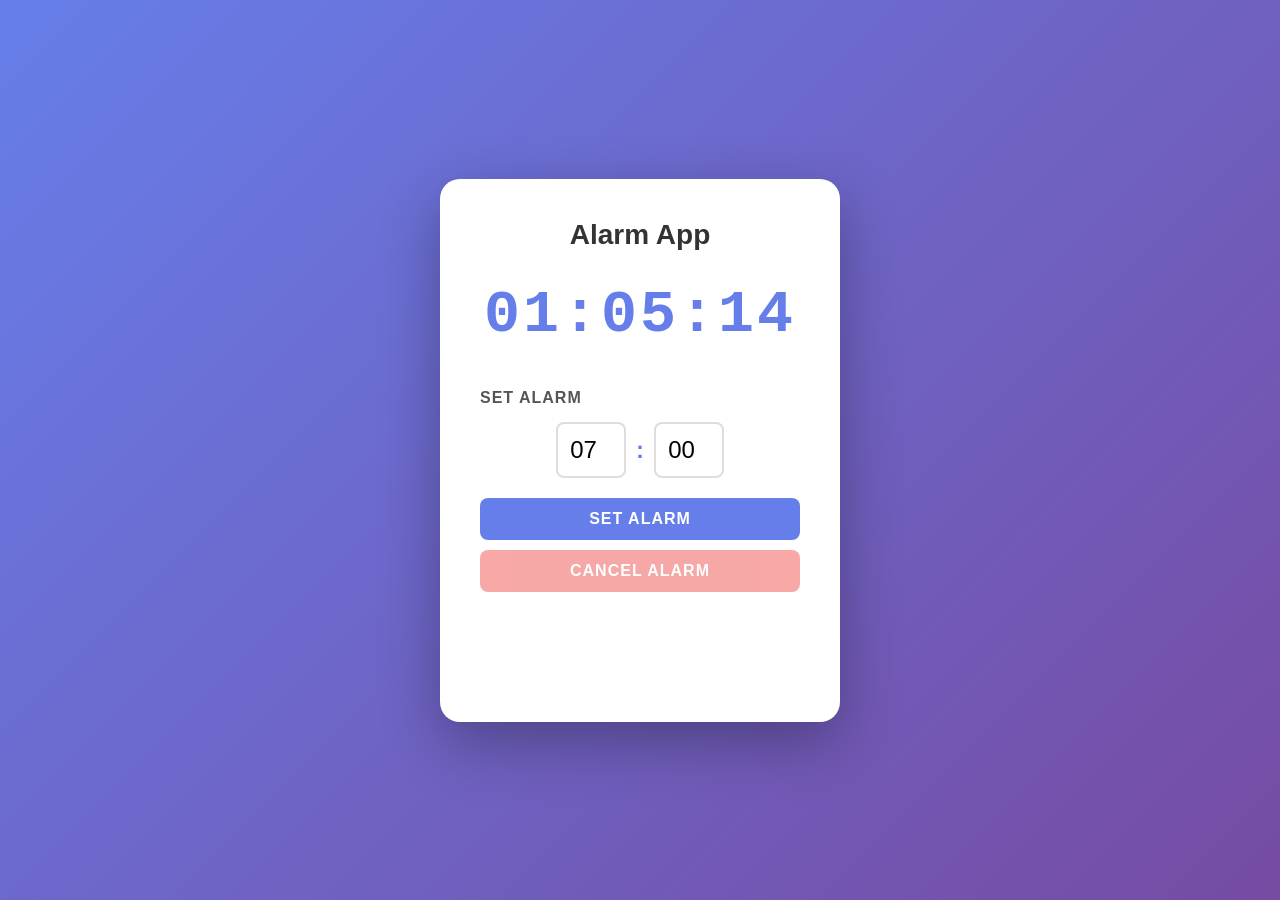
<file: index.html>
<!DOCTYPE html>
<html lang="ja">
<head>
    <meta charset="UTF-8">
    <meta name="viewport" content="width=device-width, initial-scale=1.0">
    <title>Simple Alarm App</title>
    <link rel="stylesheet" href="style.css">
</head>
<body>
    <div class="container">
        <h1>Alarm App</h1>

        <div class="clock">
            <div id="currentTime">00:00:00</div>
        </div>

        <div class="alarm-set">
            <h2>Set Alarm</h2>
            <div class="input-group">
                <input type="number" id="hours" min="0" max="23" value="07" placeholder="Hours">
                <span>:</span>
                <input type="number" id="minutes" min="0" max="59" value="00" placeholder="Minutes">
            </div>

            <button id="setBtn" class="btn btn-set">Set Alarm</button>
            <button id="cancelBtn" class="btn btn-cancel" disabled>Cancel Alarm</button>
        </div>

        <div id="alarmStatus" class="status"></div>
    </div>

    <audio id="alarmSound">
        <source src="[data-uri]" type="audio/wav">
    </audio>

    <script src="script.js"></script>
</body>
</html>
</file>
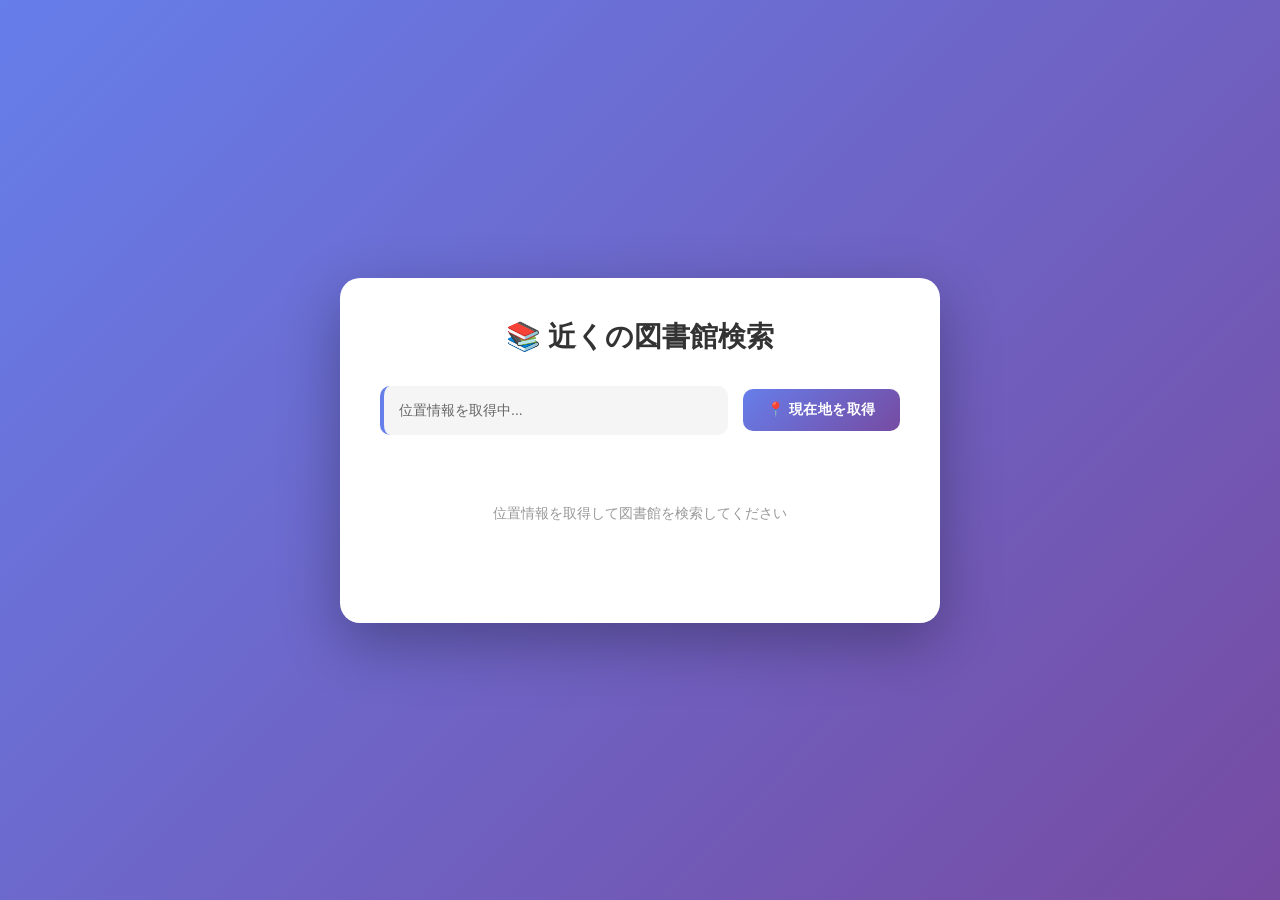
<file: library-search/index.html>
<!DOCTYPE html>
<html lang="ja">
<head>
    <meta charset="UTF-8">
    <meta name="viewport" content="width=device-width, initial-scale=1.0">
    <title>近くの図書館検索</title>
    <link rel="stylesheet" href="style.css">
</head>
<body>
    <div class="container">
        <h1>📚 近くの図書館検索</h1>

        <div class="location-section">
            <div class="location-display">
                <span id="locationText">位置情報を取得中...</span>
            </div>
            <button id="getLocationBtn" class="btn btn-primary">📍 現在地を取得</button>
        </div>

        <div id="librariesContainer" class="libraries-container">
            <p id="noLibraries" class="info-text">位置情報を取得して図書館を検索してください</p>
        </div>

        <p id="errorText" class="error-text"></p>
        <p id="loadingText" class="loading-text" style="display: none;">検索中...</p>
    </div>

    <script src="script.js"></script>
</body>
</html>
</file>
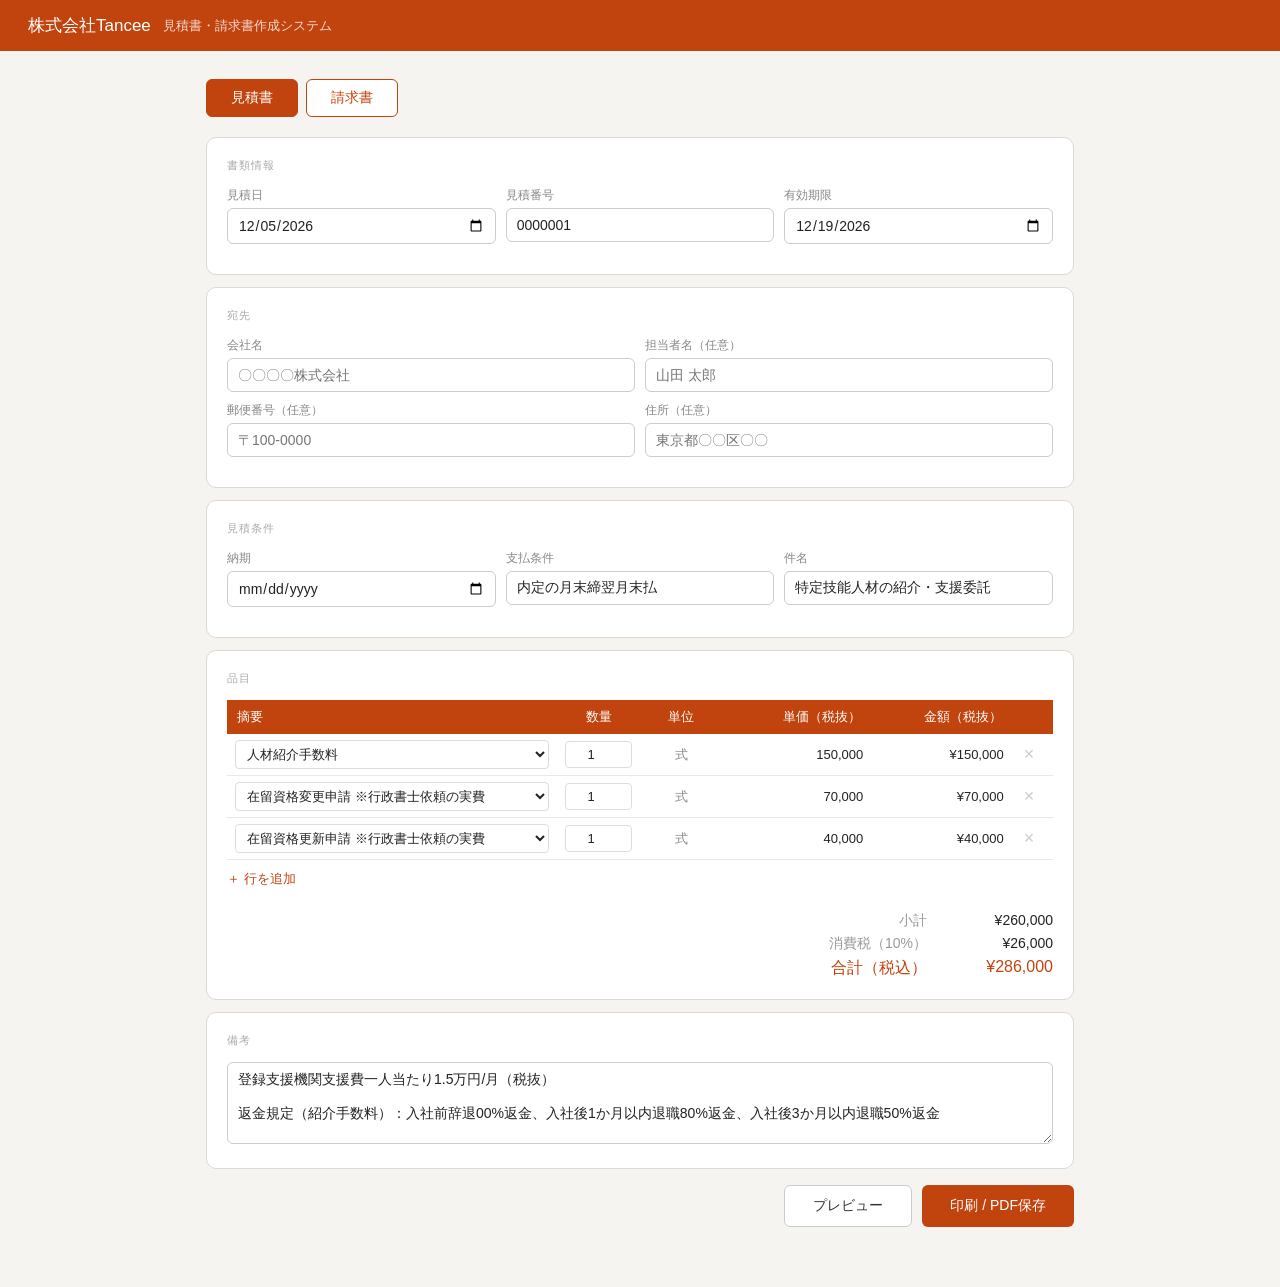
<file: 見積書・請求書作成 _ 株式会社Tancee.html>
<!DOCTYPE html>
<!-- saved from url=(0043)file:///C:/Users/mxmms/Downloads/index.html -->
<html lang="ja"><head><meta http-equiv="Content-Type" content="text/html; charset=UTF-8">

<meta name="viewport" content="width=device-width, initial-scale=1">
<title>見積書・請求書作成 | 株式会社Tancee</title>
<style>
*{box-sizing:border-box;margin:0;padding:0;}
body{font-family:"Hiragino Kaku Gothic ProN","Hiragino Sans",Meiryo,sans-serif;background:#f5f4f0;color:#222;min-height:100vh;}
header{background:#c1440e;color:#fff;padding:14px 28px;display:flex;align-items:center;gap:12px;}
header h1{font-size:17px;font-weight:500;}
header span{font-size:13px;opacity:.8;}
.app{max-width:900px;margin:0 auto;padding:28px 16px 60px;}
.tabs{display:flex;gap:8px;margin-bottom:20px;}
.tab{padding:9px 24px;border:1.5px solid #c1440e;border-radius:6px;font-size:14px;cursor:pointer;background:#fff;color:#c1440e;font-family:inherit;transition:all .15s;}
.tab.active{background:#c1440e;color:#fff;}
.fsec{background:#fff;border:0.5px solid #e0d8d0;border-radius:10px;padding:20px;margin-bottom:12px;}
.slbl{font-size:11px;font-weight:500;color:#aaa;letter-spacing:.08em;text-transform:uppercase;margin-bottom:14px;}
.grow{display:grid;gap:10px;margin-bottom:10px;}
.c2{grid-template-columns:1fr 1fr;}
.c3{grid-template-columns:1fr 1fr 1fr;}
.field label{font-size:12px;color:#888;display:block;margin-bottom:4px;}
.field input,.field select,.field textarea{width:100%;padding:8px 10px;font-size:14px;border:0.5px solid #ccc;border-radius:6px;background:#fff;color:#222;font-family:inherit;outline:none;transition:border .15s;}
.field input:focus,.field select:focus,.field textarea:focus{border-color:#c1440e;}
.field textarea{resize:vertical;min-height:72px;}
.itbl{width:100%;border-collapse:collapse;table-layout:fixed;}
.itbl th{background:#c1440e;color:#fff;font-size:13px;font-weight:500;padding:8px 10px;text-align:left;}
.itbl td{padding:6px 8px;border-bottom:0.5px solid #ece8e4;vertical-align:middle;}
.itbl td input,.itbl td select{width:100%;padding:5px 7px;font-size:13px;border:0.5px solid #ddd;border-radius:4px;background:#fff;color:#222;font-family:inherit;}
.add-r{font-size:13px;color:#c1440e;cursor:pointer;padding:10px 0;display:inline-block;}
.rm{color:#ccc;cursor:pointer;font-size:18px;border:none;background:none;padding:0 4px;line-height:1;}
.rm:hover{color:#c1440e;}
.totals-form{display:flex;flex-direction:column;align-items:flex-end;gap:5px;margin-top:14px;}
.trf{display:flex;gap:16px;font-size:14px;}
.trf .l{color:#999;min-width:130px;text-align:right;}
.trf .v{min-width:110px;text-align:right;font-weight:500;color:#222;}
.trf.grand .l,.trf.grand .v{font-size:16px;color:#c1440e;}
.actions{display:flex;gap:10px;justify-content:flex-end;margin-top:16px;}
.btn-p{background:#c1440e;color:#fff;border:none;border-radius:6px;padding:11px 28px;font-size:14px;cursor:pointer;font-family:inherit;}
.btn-p:hover{background:#a83a0c;}
.btn-s{background:#fff;color:#333;border:0.5px solid #ccc;border-radius:6px;padding:11px 28px;font-size:14px;cursor:pointer;font-family:inherit;}
.btn-s:hover{background:#f5f4f0;}
.notice{border-left:3px solid #c1440e;padding:10px 16px;background:#fef6f3;border-radius:0 6px 6px 0;font-size:13px;color:#666;margin-bottom:12px;}

/* preview */
#preview-area{display:none;background:#fff;border:0.5px solid #e0d8d0;border-radius:10px;padding:32px 40px;margin-top:16px;}
#preview-area.show{display:block;}
.prev-bar{display:flex;justify-content:space-between;align-items:center;margin-bottom:24px;padding-bottom:14px;border-bottom:1px solid #e8e0d8;}
.prev-bar h2{font-size:15px;font-weight:500;}
.prev-bar-btns{display:flex;gap:8px;}

/* document */
.doc{font-family:"Hiragino Kaku Gothic ProN","Hiragino Sans",Meiryo,sans-serif;color:#222;max-width:680px;margin:0 auto;}
.doc-title-bar{background:#c1440e;color:#fff;text-align:center;font-size:20px;font-weight:500;padding:10px;margin-bottom:22px;letter-spacing:.15em;}
.doc-meta{display:flex;justify-content:flex-end;gap:28px;margin-bottom:16px;}
.doc-meta-row{font-size:13px;}
.doc-meta-row span{display:inline-block;min-width:60px;color:#888;margin-right:4px;}
.doc-upper{display:flex;justify-content:space-between;align-items:flex-start;margin-bottom:20px;gap:28px;}
.doc-client{flex:1;}
.doc-client-name{font-size:20px;font-weight:500;margin-bottom:4px;}
.doc-client-sub{font-size:12px;color:#666;line-height:1.9;}
.doc-issuer{flex-shrink:0;min-width:200px;}
.doc-issuer-name{font-size:16px;font-weight:500;margin-bottom:6px;}
.doc-issuer-row{font-size:12px;color:#444;line-height:2;}
.doc-issuer-row span{display:inline-block;min-width:36px;color:#999;}
.doc-lead{font-size:13px;color:#333;margin-bottom:10px;}
.amount-box{border:1px solid #ccc;margin-bottom:18px;}
.amount-box-head{background:#c1440e;color:#fff;font-size:13px;text-align:center;padding:7px;}
.amount-box-body{text-align:right;font-size:28px;font-weight:500;padding:14px 18px;letter-spacing:.03em;}
.cond-tbl{border-collapse:collapse;margin-bottom:20px;}
.cond-tbl td{font-size:13px;padding:5px 12px;border:1px solid #ccc;}
.cond-tbl td:first-child{background:#c1440e;color:#fff;font-weight:500;white-space:nowrap;}
.doc-tbl{width:100%;border-collapse:collapse;margin-bottom:6px;table-layout:fixed;}
.doc-tbl th{background:#c1440e;color:#fff;font-size:12px;font-weight:500;padding:8px;text-align:left;}
.doc-tbl th.c{text-align:center;}
.doc-tbl th.r{text-align:right;}
.doc-tbl td{font-size:12px;padding:8px;border-bottom:1px solid #ece8e4;}
.doc-tbl td.c{text-align:center;}
.doc-tbl td.r{text-align:right;}
.doc-sum-wrap{display:flex;justify-content:flex-end;margin:10px 0 22px;}
.doc-sum{border-collapse:collapse;min-width:220px;}
.doc-sum td{font-size:13px;padding:7px 12px;text-align:right;border:1px solid #e0d8d0;}
.doc-sum td:first-child{background:#c1440e;color:#fff;font-weight:500;text-align:center;width:70px;border-color:#c1440e;}
.doc-sum tr:nth-child(2) td:first-child{background:#d4622a;border-color:#d4622a;}
.notes-head{background:#c1440e;color:#fff;font-size:13px;text-align:center;padding:7px;}
.notes-body{border:1px solid #ccc;border-top:none;min-height:70px;padding:12px 14px;}
.notes-body p{font-size:12px;color:#333;margin:3px 0;line-height:1.8;}

@media(max-width:600px){
  .c2,.c3{grid-template-columns:1fr;}
  header h1{font-size:15px;}
  #preview-area{padding:20px 16px;}
  .doc-upper{flex-direction:column;}
  .doc-issuer{min-width:unset;}
}
</style>
</head>
<body>

<header>
  <h1>株式会社Tancee</h1>
  <span>見積書・請求書作成システム</span>
</header>

<div class="app">
  <div class="tabs">
    <button class="tab active" onclick="sw(&#39;e&#39;)">見積書</button>
    <button class="tab" onclick="sw(&#39;i&#39;)">請求書</button>
  </div>

  <!-- 見積書 -->
  <div id="ev">
    <div class="fsec">
      <div class="slbl">書類情報</div>
      <div class="grow c3">
        <div class="field"><label>見積日</label><input type="date" id="dd"></div>
        <div class="field"><label>見積番号</label><input id="dno" value="0000001"></div>
        <div class="field"><label>有効期限</label><input type="date" id="dexp"></div>
      </div>
    </div>
    <div class="fsec">
      <div class="slbl">宛先</div>
      <div class="grow c2">
        <div class="field"><label>会社名</label><input id="cn" placeholder="〇〇〇〇株式会社"></div>
        <div class="field"><label>担当者名（任意）</label><input id="cc" placeholder="山田 太郎"></div>
      </div>
      <div class="grow c2">
        <div class="field"><label>郵便番号（任意）</label><input id="czip" placeholder="〒100-0000"></div>
        <div class="field"><label>住所（任意）</label><input id="caddr" placeholder="東京都〇〇区〇〇"></div>
      </div>
    </div>
    <div class="fsec">
      <div class="slbl">見積条件</div>
      <div class="grow c3">
        <div class="field"><label>納期</label><input type="date" id="due"></div>
        <div class="field"><label>支払条件</label><input id="pay" value="内定の月末締翌月末払"></div>
        <div class="field"><label>件名</label><input id="subj" value="特定技能人材の紹介・支援委託"></div>
      </div>
    </div>
    <div class="fsec">
      <div class="slbl">品目</div>
      <table class="itbl">
        <thead><tr>
          <th style="width:40%">摘要</th>
          <th style="width:10%;text-align:center">数量</th>
          <th style="width:10%;text-align:center">単位</th>
          <th style="width:18%;text-align:right">単価（税抜）</th>
          <th style="width:17%;text-align:right">金額（税抜）</th>
          <th style="width:5%"></th>
        </tr></thead>
        <tbody id="ib"><tr>
      <td>
        <select onchange="chP(1775895839977.1775,this.value)">
          <option value="0" selected="">人材紹介手数料</option><option value="1">在留資格変更申請 ※行政書士依頼の実費</option><option value="2">在留資格更新申請 ※行政書士依頼の実費</option><option value="3">カスタム入力</option>
        </select>
        
      </td>
      <td><input type="number" min="0" value="1" style="text-align:center" onchange="uQ(1775895839977.1775,this.value)"></td>
      <td style="text-align:center;font-size:13px;color:#888">式</td>
      <td><span style="display:block;text-align:right;font-size:13px">150,000</span></td>
      <td style="text-align:right;font-size:13px">¥150,000</td>
      <td><button class="rm" onclick="removeItem(1775895839977.1775)">×</button></td></tr><tr>
      <td>
        <select onchange="chP(1775895839992.3052,this.value)">
          <option value="0">人材紹介手数料</option><option value="1" selected="">在留資格変更申請 ※行政書士依頼の実費</option><option value="2">在留資格更新申請 ※行政書士依頼の実費</option><option value="3">カスタム入力</option>
        </select>
        
      </td>
      <td><input type="number" min="0" value="1" style="text-align:center" onchange="uQ(1775895839992.3052,this.value)"></td>
      <td style="text-align:center;font-size:13px;color:#888">式</td>
      <td><span style="display:block;text-align:right;font-size:13px">70,000</span></td>
      <td style="text-align:right;font-size:13px">¥70,000</td>
      <td><button class="rm" onclick="removeItem(1775895839992.3052)">×</button></td></tr><tr>
      <td>
        <select onchange="chP(1775895839992.1223,this.value)">
          <option value="0">人材紹介手数料</option><option value="1">在留資格変更申請 ※行政書士依頼の実費</option><option value="2" selected="">在留資格更新申請 ※行政書士依頼の実費</option><option value="3">カスタム入力</option>
        </select>
        
      </td>
      <td><input type="number" min="0" value="1" style="text-align:center" onchange="uQ(1775895839992.1223,this.value)"></td>
      <td style="text-align:center;font-size:13px;color:#888">式</td>
      <td><span style="display:block;text-align:right;font-size:13px">40,000</span></td>
      <td style="text-align:right;font-size:13px">¥40,000</td>
      <td><button class="rm" onclick="removeItem(1775895839992.1223)">×</button></td></tr></tbody>
      </table>
      <span class="add-r" onclick="addItem()">＋ 行を追加</span>
      <div class="totals-form">
        <div class="trf"><span class="l">小計</span><span class="v" id="st">¥260,000</span></div>
        <div class="trf"><span class="l">消費税（10%）</span><span class="v" id="tx">¥26,000</span></div>
        <div class="trf grand"><span class="l">合計（税込）</span><span class="v" id="tt">¥286,000</span></div>
      </div>
    </div>
    <div class="fsec">
      <div class="slbl">備考</div>
      <div class="field"><textarea id="notes" rows="4">登録支援機関支援費一人当たり1.5万円/月（税抜）

返金規定（紹介手数料）：入社前辞退00%返金、入社後1か月以内退職80%返金、入社後3か月以内退職50%返金</textarea></div>
    </div>
    <div class="actions">
      <button class="btn-s" onclick="prev(false)">プレビュー</button>
      <button class="btn-p" onclick="printD(false)">印刷 / PDF保存</button>
    </div>
  </div>

  <!-- 請求書 -->
  <div id="iv" style="display:none">
    <div class="notice">見積書の内容を引き継ぎます。請求日・支払期限を入力してください。</div>
    <div class="fsec">
      <div class="slbl">請求情報</div>
      <div class="grow c3">
        <div class="field"><label>請求日</label><input type="date" id="idate"></div>
        <div class="field"><label>支払期限</label><input type="date" id="idue"></div>
        <div class="field"><label>請求書番号（任意）</label><input id="ino" placeholder="INV-2025-001"></div>
      </div>
    </div>
    <div class="actions">
      <button class="btn-s" onclick="prev(true)">プレビュー</button>
      <button class="btn-p" onclick="printD(true)">印刷 / PDF保存</button>
    </div>
  </div>

  <!-- プレビュー -->
  <div id="preview-area">
    <div class="prev-bar">
      <h2 id="prev-title">プレビュー</h2>
      <div class="prev-bar-btns">
        <button class="btn-s" onclick="closePreview()">閉じる</button>
        <button class="btn-p" id="print-btn">印刷 / PDF保存</button>
      </div>
    </div>
    <div id="prev-content"></div>
  </div>
</div>

<script>
const PRODS=[
  {name:"人材紹介手数料",unit:"式",price:150000},
  {name:"在留資格変更申請 ※行政書士依頼の実費",unit:"式",price:70000},
  {name:"在留資格更新申請 ※行政書士依頼の実費",unit:"式",price:40000},
  {name:"カスタム入力",unit:"式",price:0}
];
const ISS={name:"株式会社Tancee",zip:"〒107-0052",addr:"東京都港区赤坂2丁目21番4号",contact:"西 雅也"};
let items=[];

function init(){
  const t=new Date().toISOString().split("T")[0];
  document.getElementById("dd").value=t;
  document.getElementById("idate").value=t;
  const exp=new Date();exp.setDate(exp.getDate()+14);
  document.getElementById("dexp").value=exp.toISOString().split("T")[0];
  addItem(0,1);addItem(1,1);addItem(2,1);
}

function sw(m){
  document.querySelectorAll(".tab").forEach((t,i)=>t.classList.toggle("active",m==="e"?i===0:i===1));
  document.getElementById("ev").style.display=m==="e"?"":"none";
  document.getElementById("iv").style.display=m==="i"?"":"none";
  closePreview();
}

function addItem(pi,qty){
  const id=Date.now()+Math.random();
  items.push({id,pi:pi!==undefined?pi:PRODS.length-1,qty:qty||1,cname:"",cprice:0});
  render();
}
function removeItem(id){items=items.filter(i=>i.id!==id);render();}

function render(){
  const tb=document.getElementById("ib");tb.innerHTML="";
  items.forEach(item=>{
    const p=PRODS[item.pi];
    const isC=item.pi===PRODS.length-1;
    const price=isC?item.cprice:p.price;
    const amt=price*item.qty;
    const tr=document.createElement("tr");
    tr.innerHTML=`
      <td>
        <select onchange="chP(${item.id},this.value)">
          ${PRODS.map((pr,i)=>`<option value="${i}"${i===item.pi?" selected":""}>${pr.name}</option>`).join("")}
        </select>
        ${isC?`<input type="text" placeholder="品目名" value="${item.cname}" oninput="uCN(${item.id},this.value)" style="margin-top:5px;"/>`:""}
      </td>
      <td><input type="number" min="0" value="${item.qty}" style="text-align:center" onchange="uQ(${item.id},this.value)"/></td>
      <td style="text-align:center;font-size:13px;color:#888">${p.unit}</td>
      <td>${isC?`<input type="number" min="0" value="${item.cprice}" style="text-align:right" oninput="uCP(${item.id},this.value)"/>`:`<span style="display:block;text-align:right;font-size:13px">${p.price.toLocaleString()}</span>`}</td>
      <td style="text-align:right;font-size:13px">${amt>0?("¥"+amt.toLocaleString()):""}</td>
      <td><button class="rm" onclick="removeItem(${item.id})">×</button></td>`;
    tb.appendChild(tr);
  });
  calc();
}

function chP(id,v){items.find(i=>i.id===id).pi=parseInt(v);render();}
function uQ(id,v){items.find(i=>i.id===id).qty=parseFloat(v)||0;render();}
function uCN(id,v){items.find(i=>i.id===id).cname=v;}
function uCP(id,v){items.find(i=>i.id===id).cprice=parseFloat(v)||0;render();}

function calc(){
  let sub=0;
  items.forEach(item=>{const isC=item.pi===PRODS.length-1;sub+=(isC?item.cprice:PRODS[item.pi].price)*item.qty;});
  const tax=Math.round(sub*.1),total=sub+tax;
  document.getElementById("st").textContent="¥"+sub.toLocaleString();
  document.getElementById("tx").textContent="¥"+tax.toLocaleString();
  document.getElementById("tt").textContent="¥"+total.toLocaleString();
  return{sub,tax,total};
}

function getData(){
  const{sub,tax,total}=calc();
  const lines=items.map(item=>{
    const isC=item.pi===PRODS.length-1;
    const p=PRODS[item.pi];
    const name=isC?(item.cname||"（品目名）"):p.name;
    const price=isC?item.cprice:p.price;
    return{name,qty:item.qty,unit:p.unit,price,amt:price*item.qty};
  }).filter(l=>l.amt>0);
  return{
    cn:document.getElementById("cn").value||"（会社名）",
    cc:document.getElementById("cc").value,
    czip:document.getElementById("czip").value,
    caddr:document.getElementById("caddr").value,
    dd:document.getElementById("dd").value,
    dno:document.getElementById("dno").value,
    dexp:document.getElementById("dexp").value,
    due:document.getElementById("due").value,
    pay:document.getElementById("pay").value,
    notes:document.getElementById("notes").value,
    idate:document.getElementById("idate").value,
    idue:document.getElementById("idue").value,
    ino:document.getElementById("ino").value,
    sub,tax,total,lines
  };
}

function fd(s){if(!s)return"";const[y,m,d]=s.split("-");return`${y}/${m}/${d}`;}

function buildDoc(d,isInv){
  const dtype=isInv?"請求書":"見積書";
  const dateLabel=isInv?"請求日":"見積日";
  const noLabel=isInv?"請求番号":"見積番号";
  const dateVal=isInv?d.idate:d.dd;
  const noVal=isInv?d.ino:d.dno;
  const amtLabel=isInv?"ご請求金額（税込）":"お見積り金額（税込）";
  const leadText=isInv?"下記のとおり、ご請求申し上げます。":"下記の通り、お見積り申し上げます。";
  const conds=isInv
    ?[{l:"支払期限",v:fd(d.idue)},{l:"支払条件",v:d.pay}]
    :[{l:"納期",v:fd(d.due)},{l:"支払条件",v:d.pay},{l:"有効期限",v:fd(d.dexp)}];

  const empty=Math.max(0,8-d.lines.length);
  const emptyRows=Array.from({length:empty}).map(()=>`<tr><td style="padding:8px">&nbsp;</td><td></td><td></td><td></td><td></td></tr>`).join("");
  const dataRows=d.lines.map(l=>`<tr>
    <td>${l.name}</td>
    <td class="c">${l.qty}</td>
    <td class="c">${l.unit}</td>
    <td class="r">¥${l.price.toLocaleString()}</td>
    <td class="r">¥${l.amt.toLocaleString()}</td>
  </tr>`).join("");
  const notesHTML=d.notes.split("\n").map(l=>`<p>${l||"&nbsp;"}</p>`).join("");

  return`<div class="doc">
    <div class="doc-title-bar">${dtype}</div>
    <div class="doc-meta">
      <div class="doc-meta-row"><span>${dateLabel}</span>${fd(dateVal)}</div>
      <div class="doc-meta-row"><span>${noLabel}</span>${noVal}</div>
    </div>
    <div class="doc-upper">
      <div class="doc-client">
        <div class="doc-client-name">${d.cn} 御中</div>
        <div class="doc-client-sub">${d.czip?d.czip+"<br>":""}${d.caddr||""}</div>
        <br>
        <div class="doc-lead">${leadText}</div>
        <div class="amount-box">
          <div class="amount-box-head">${amtLabel}</div>
          <div class="amount-box-body">¥${d.total.toLocaleString()}</div>
        </div>
        <table class="cond-tbl">
          ${conds.map(r=>`<tr><td>${r.l}</td><td style="min-width:180px">${r.v}</td></tr>`).join("")}
        </table>
      </div>
      <div class="doc-issuer">
        <div class="doc-issuer-name">${ISS.name}</div>
        <div class="doc-issuer-row">${ISS.zip}</div>
        <div class="doc-issuer-row"><span>住所：</span>${ISS.addr}</div>
        <div class="doc-issuer-row" style="margin-top:4px"><span>担当：</span>${ISS.contact}</div>
      </div>
    </div>
    <table class="doc-tbl">
      <thead><tr>
        <th style="width:45%">内容</th>
        <th class="c" style="width:9%">数量</th>
        <th class="c" style="width:9%">単位</th>
        <th class="r" style="width:18%">単価（税抜）</th>
        <th class="r" style="width:19%">金額（税抜）</th>
      </tr></thead>
      <tbody>${dataRows}${emptyRows}</tbody>
    </table>
    <div class="doc-sum-wrap">
      <table class="doc-sum">
        <tr><td>小計</td><td>¥${d.sub.toLocaleString()}</td></tr>
        <tr><td>消費税</td><td>¥${d.tax.toLocaleString()}</td></tr>
        <tr><td>合計</td><td style="font-weight:500">¥${d.total.toLocaleString()}</td></tr>
      </table>
    </div>
    <div class="notes-head">備考</div>
    <div class="notes-body">${notesHTML}</div>
  </div>`;
}

const PRINT_CSS=`
body{margin:0;padding:15mm;font-family:"Hiragino Kaku Gothic ProN","Hiragino Sans",Meiryo,sans-serif;}
@page{size:A4;margin:0;}
.doc{font-family:"Hiragino Kaku Gothic ProN","Hiragino Sans",Meiryo,sans-serif;color:#222;max-width:680px;margin:0 auto;}
.doc-title-bar{background:#c1440e;color:#fff;text-align:center;font-size:20px;font-weight:500;padding:10px;margin-bottom:22px;letter-spacing:.15em;-webkit-print-color-adjust:exact;print-color-adjust:exact;}
.doc-meta{display:flex;justify-content:flex-end;gap:28px;margin-bottom:16px;}
.doc-meta-row{font-size:13px;}
.doc-meta-row span{display:inline-block;min-width:60px;color:#888;margin-right:4px;}
.doc-upper{display:flex;justify-content:space-between;align-items:flex-start;margin-bottom:20px;gap:28px;}
.doc-client{flex:1;}
.doc-client-name{font-size:20px;font-weight:500;margin-bottom:4px;}
.doc-client-sub{font-size:12px;color:#666;line-height:1.9;}
.doc-issuer{flex-shrink:0;min-width:200px;}
.doc-issuer-name{font-size:16px;font-weight:500;margin-bottom:6px;}
.doc-issuer-row{font-size:12px;color:#444;line-height:2;}
.doc-issuer-row span{display:inline-block;min-width:36px;color:#999;}
.doc-lead{font-size:13px;color:#333;margin-bottom:10px;}
.amount-box{border:1px solid #ccc;margin-bottom:18px;}
.amount-box-head{background:#c1440e;color:#fff;font-size:13px;text-align:center;padding:7px;-webkit-print-color-adjust:exact;print-color-adjust:exact;}
.amount-box-body{text-align:right;font-size:28px;font-weight:500;padding:14px 18px;}
.cond-tbl{border-collapse:collapse;margin-bottom:20px;}
.cond-tbl td{font-size:13px;padding:5px 12px;border:1px solid #ccc;}
.cond-tbl td:first-child{background:#c1440e;color:#fff;font-weight:500;white-space:nowrap;-webkit-print-color-adjust:exact;print-color-adjust:exact;}
.doc-tbl{width:100%;border-collapse:collapse;margin-bottom:6px;table-layout:fixed;}
.doc-tbl th{background:#c1440e;color:#fff;font-size:12px;font-weight:500;padding:8px;text-align:left;-webkit-print-color-adjust:exact;print-color-adjust:exact;}
.doc-tbl th.c{text-align:center;}.doc-tbl th.r{text-align:right;}
.doc-tbl td{font-size:12px;padding:8px;border-bottom:1px solid #ece8e4;}
.doc-tbl td.c{text-align:center;}.doc-tbl td.r{text-align:right;}
.doc-sum-wrap{display:flex;justify-content:flex-end;margin:10px 0 22px;}
.doc-sum{border-collapse:collapse;min-width:220px;}
.doc-sum td{font-size:13px;padding:7px 12px;text-align:right;border:1px solid #e0d8d0;}
.doc-sum td:first-child{background:#c1440e;color:#fff;font-weight:500;text-align:center;width:70px;border-color:#c1440e;-webkit-print-color-adjust:exact;print-color-adjust:exact;}
.doc-sum tr:nth-child(2) td:first-child{background:#d4622a;border-color:#d4622a;-webkit-print-color-adjust:exact;print-color-adjust:exact;}
.notes-head{background:#c1440e;color:#fff;font-size:13px;text-align:center;padding:7px;-webkit-print-color-adjust:exact;print-color-adjust:exact;}
.notes-body{border:1px solid #ccc;border-top:none;min-height:70px;padding:12px 14px;}
.notes-body p{font-size:12px;color:#333;margin:3px 0;line-height:1.8;}
`;

function prev(isInv){
  const d=getData();
  document.getElementById("prev-title").textContent=isInv?"請求書プレビュー":"見積書プレビュー";
  document.getElementById("prev-content").innerHTML=buildDoc(d,isInv);
  document.getElementById("print-btn").onclick=()=>printD(isInv);
  const area=document.getElementById("preview-area");
  area.classList.add("show");
  setTimeout(()=>area.scrollIntoView({behavior:"smooth",block:"start"}),50);
}

function closePreview(){document.getElementById("preview-area").classList.remove("show");}

function printD(isInv){
  const d=getData();
  const html=buildDoc(d,isInv);
  const dtype=isInv?"請求書":"見積書";
  const w=window.open("","_blank");
  w.document.write(`<!DOCTYPE html><html lang="ja"><head><meta charset="utf-8"><title>${dtype}</title><style>${PRINT_CSS}</style></head><body>${html}<script>window.onload=function(){window.print();}<\/script></body></html>`);
  w.document.close();
}

init();
</script>


</body></html>
</file>
<file: style.css>
* {
    margin: 0;
    padding: 0;
    box-sizing: border-box;
}

body {
    font-family: 'Segoe UI', Tahoma, Geneva, Verdana, sans-serif;
    background: linear-gradient(135deg, #667eea 0%, #764ba2 100%);
    min-height: 100vh;
    display: flex;
    justify-content: center;
    align-items: center;
}

.container {
    background: white;
    border-radius: 20px;
    padding: 40px;
    box-shadow: 0 20px 60px rgba(0, 0, 0, 0.3);
    max-width: 400px;
    width: 100%;
}

h1 {
    text-align: center;
    color: #333;
    margin-bottom: 30px;
    font-size: 28px;
}

.clock {
    text-align: center;
    margin-bottom: 40px;
}

#currentTime {
    font-size: 60px;
    font-weight: bold;
    color: #667eea;
    font-family: 'Courier New', monospace;
    letter-spacing: 3px;
}

.alarm-set {
    margin-bottom: 30px;
}

.alarm-set h2 {
    font-size: 16px;
    color: #555;
    margin-bottom: 15px;
    text-transform: uppercase;
    letter-spacing: 1px;
}

.input-group {
    display: flex;
    justify-content: center;
    align-items: center;
    gap: 10px;
    margin-bottom: 20px;
}

.input-group input {
    width: 70px;
    padding: 12px;
    font-size: 24px;
    text-align: center;
    border: 2px solid #ddd;
    border-radius: 8px;
    transition: border-color 0.3s;
}

.input-group input:focus {
    outline: none;
    border-color: #667eea;
}

.input-group span {
    font-size: 24px;
    font-weight: bold;
    color: #667eea;
}

.btn {
    width: 100%;
    padding: 12px;
    font-size: 16px;
    border: none;
    border-radius: 8px;
    cursor: pointer;
    font-weight: bold;
    transition: all 0.3s;
    margin-bottom: 10px;
    text-transform: uppercase;
    letter-spacing: 1px;
}

.btn-set {
    background: #667eea;
    color: white;
}

.btn-set:hover:not(:disabled) {
    background: #5568d3;
    transform: translateY(-2px);
    box-shadow: 0 5px 15px rgba(102, 126, 234, 0.4);
}

.btn-set:disabled {
    opacity: 0.5;
    cursor: not-allowed;
}

.btn-cancel {
    background: #ef5350;
    color: white;
}

.btn-cancel:hover:not(:disabled) {
    background: #e53935;
    transform: translateY(-2px);
    box-shadow: 0 5px 15px rgba(239, 83, 80, 0.4);
}

.btn-cancel:disabled {
    opacity: 0.5;
    cursor: not-allowed;
}

.status {
    text-align: center;
    padding: 15px;
    border-radius: 8px;
    font-size: 14px;
    min-height: 50px;
    display: flex;
    align-items: center;
    justify-content: center;
}

.status.active {
    background: #e8f5e9;
    color: #2e7d32;
    border: 2px solid #4caf50;
}

.status.ringing {
    background: #ffebee;
    color: #c62828;
    border: 2px solid #ef5350;
    animation: pulse 1s infinite;
}

.status.empty {
    color: #999;
}

@keyframes pulse {
    0%, 100% {
        opacity: 1;
    }
    50% {
        opacity: 0.7;
    }
}

@media (max-width: 480px) {
    .container {
        padding: 20px;
    }

    h1 {
        font-size: 24px;
    }

    #currentTime {
        font-size: 48px;
    }

    .input-group input {
        width: 60px;
        padding: 10px;
        font-size: 20px;
    }
}
</file>
<file: library-search/style.css>
* {
    margin: 0;
    padding: 0;
    box-sizing: border-box;
}

body {
    font-family: 'Segoe UI', Tahoma, Geneva, Verdana, sans-serif;
    background: linear-gradient(135deg, #667eea 0%, #764ba2 100%);
    min-height: 100vh;
    display: flex;
    justify-content: center;
    align-items: center;
    padding: 20px;
}

.container {
    background: white;
    border-radius: 20px;
    padding: 40px;
    box-shadow: 0 20px 60px rgba(0, 0, 0, 0.3);
    max-width: 600px;
    width: 100%;
}

h1 {
    text-align: center;
    color: #333;
    margin-bottom: 30px;
    font-size: 28px;
}

.location-section {
    display: flex;
    gap: 15px;
    margin-bottom: 30px;
    align-items: center;
    flex-wrap: wrap;
}

.location-display {
    flex: 1;
    min-width: 200px;
    padding: 15px;
    background: #f5f5f5;
    border-radius: 10px;
    border-left: 4px solid #667eea;
}

#locationText {
    color: #666;
    font-size: 14px;
    word-break: break-all;
}

.btn {
    padding: 12px 24px;
    font-size: 14px;
    border: none;
    border-radius: 10px;
    cursor: pointer;
    font-weight: bold;
    transition: all 0.3s;
    text-transform: uppercase;
    letter-spacing: 0.5px;
}

.btn-primary {
    background: linear-gradient(135deg, #667eea 0%, #764ba2 100%);
    color: white;
}

.btn-primary:hover {
    transform: translateY(-2px);
    box-shadow: 0 5px 15px rgba(102, 126, 234, 0.4);
}

.btn-primary:disabled {
    opacity: 0.6;
    cursor: not-allowed;
    transform: none;
}

.libraries-container {
    display: grid;
    gap: 15px;
    margin-bottom: 20px;
}

.library-card {
    background: #f9f9f9;
    border: 2px solid #e0e0e0;
    border-radius: 10px;
    padding: 20px;
    transition: all 0.3s;
}

.library-card:hover {
    border-color: #667eea;
    box-shadow: 0 4px 12px rgba(102, 126, 234, 0.2);
}

.library-name {
    font-size: 18px;
    font-weight: bold;
    color: #333;
    margin-bottom: 10px;
}

.library-info {
    display: grid;
    gap: 8px;
    font-size: 14px;
    color: #666;
}

.info-row {
    display: flex;
    align-items: flex-start;
    gap: 10px;
}

.info-label {
    font-weight: bold;
    color: #667eea;
    min-width: 80px;
}

.library-status {
    display: inline-block;
    padding: 4px 12px;
    border-radius: 20px;
    font-size: 12px;
    font-weight: bold;
    margin-top: 10px;
}

.status-open {
    background: #e8f5e9;
    color: #2e7d32;
}

.status-closed {
    background: #ffebee;
    color: #c62828;
}

.status-unknown {
    background: #f5f5f5;
    color: #666;
}

.info-text {
    text-align: center;
    color: #999;
    padding: 40px 20px;
    font-size: 14px;
}

.error-text {
    color: #c62828;
    text-align: center;
    padding: 15px;
    background: #ffebee;
    border-radius: 10px;
    display: none;
    margin-bottom: 20px;
}

.error-text.show {
    display: block;
}

.loading-text {
    text-align: center;
    color: #667eea;
    font-weight: bold;
    padding: 20px;
}

.loading-text.show {
    display: block !important;
}

.library-count {
    text-align: center;
    padding: 10px;
    color: #666;
    font-size: 13px;
    border-top: 1px solid #e0e0e0;
    margin-top: 20px;
}

@media (max-width: 600px) {
    .container {
        padding: 20px;
    }

    h1 {
        font-size: 22px;
    }

    .location-section {
        flex-direction: column;
    }

    .location-display {
        width: 100%;
    }

    .btn {
        width: 100%;
    }
}
</file>
